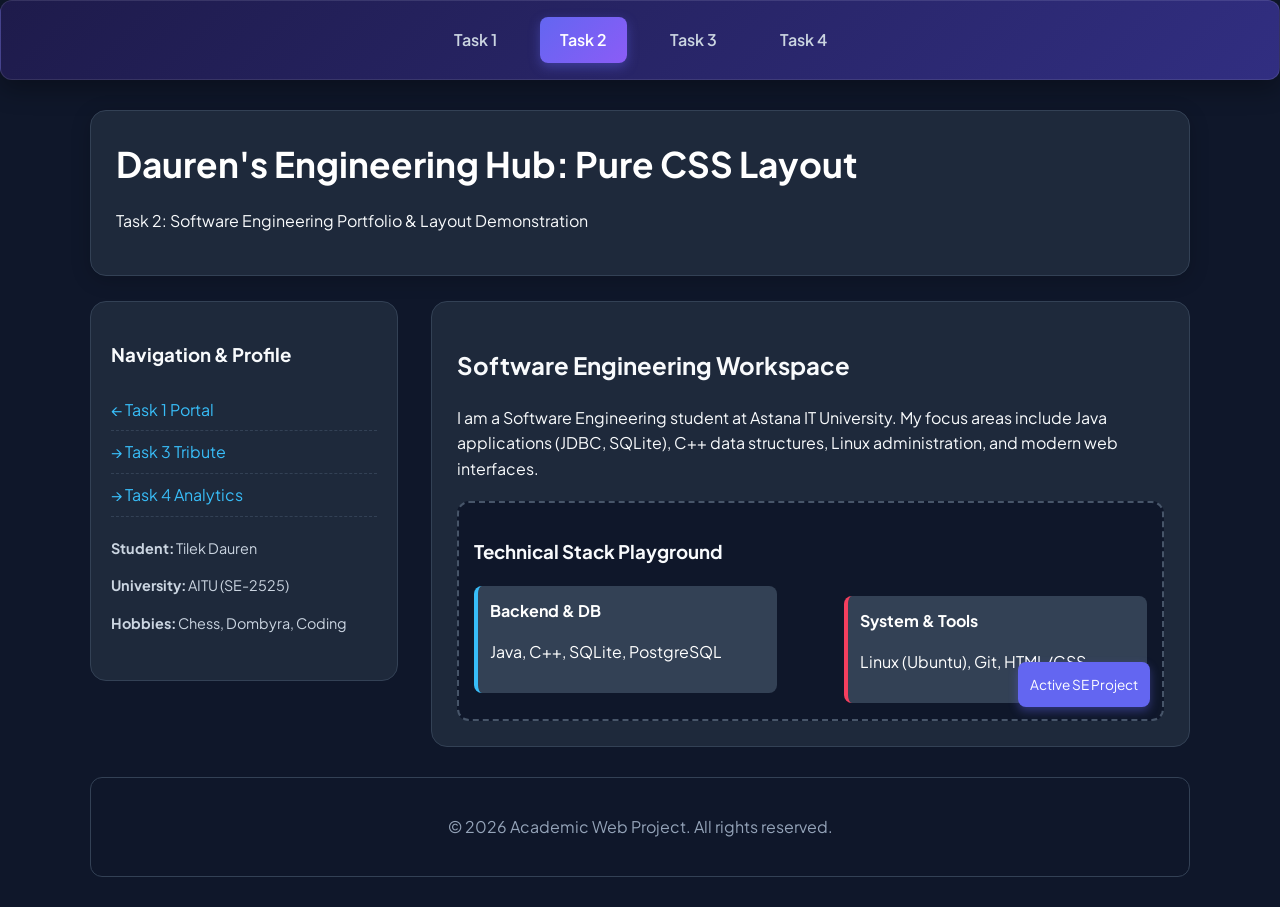
<file: task2.html>
<!DOCTYPE html>
<html lang="en">
<head>
    <meta charset="UTF-8">
    <meta name="viewport" content="width=device-width, initial-scale=1.0">
    <title>Task 2 - SE Student Workspace</title>
    <link rel="stylesheet" href="styles.css">
</head>
<body>

    <nav class="navbar">
        <a href="index.html">Task 1</a>
        <a href="task2.html" class="active">Task 2</a>
        <a href="task3.html">Task 3</a>
        <a href="task4.html">Task 4</a>
    </nav>

    <div class="container">
        
        <header class="header-layout">
            <h1>Dauren's Engineering Hub: Pure CSS Layout</h1>
            <p>Task 2: Software Engineering Portfolio &amp; Layout Demonstration</p>
        </header>

        <div class="content-wrapper clearfix">
            
            <aside class="sidebar-layout">
                <h3>Navigation &amp; Profile</h3>
                <nav class="sidebar-nav">
                    <ul>
                        <li><a href="index.html">← Task 1 Portal</a></li>
                        <li><a href="task3.html">→ Task 3 Tribute</a></li>
                        <li><a href="task4.html">→ Task 4 Analytics</a></li>
                    </ul>
                </nav>
                <div style="margin-top: 20px; font-size: 0.9rem; color: #cbd5e1;">
                    <p><strong>Student:</strong> Tilek Dauren</p>
                    <p><strong>University:</strong> AITU (SE-2525)</p>
                    <p><strong>Hobbies:</strong> Chess, Dombyra, Coding</p>
                </div>
            </aside>

            <main class="main-layout">
                <h2>Software Engineering Workspace</h2>
                <p>
                    I am a Software Engineering student at Astana IT University. My focus areas include Java applications (JDBC, SQLite), C++ data structures, Linux administration, and modern web interfaces.
                </p>

                <div class="demo-box-container">
                    <h3>Technical Stack Playground</h3>
                    <div class="box float-left-box">
                        <strong>Backend &amp; DB</strong>
                        <p>Java, C++, SQLite, PostgreSQL</p>
                    </div>
                    <div class="box float-right-box relative-box">
                        <strong>System &amp; Tools</strong>
                        <p>Linux (Ubuntu), Git, HTML/CSS</p>
                    </div>
                    <div class="clearfix"></div>
                    <div class="box absolute-box">
                        Active SE Project
                    </div>
                </div>
            </main>

        </div>

        <footer class="footer-layout">
            <p>&copy; 2026 Academic Web Project. All rights reserved.</p>
        </footer>

    </div>

</body>
</html>
</file>
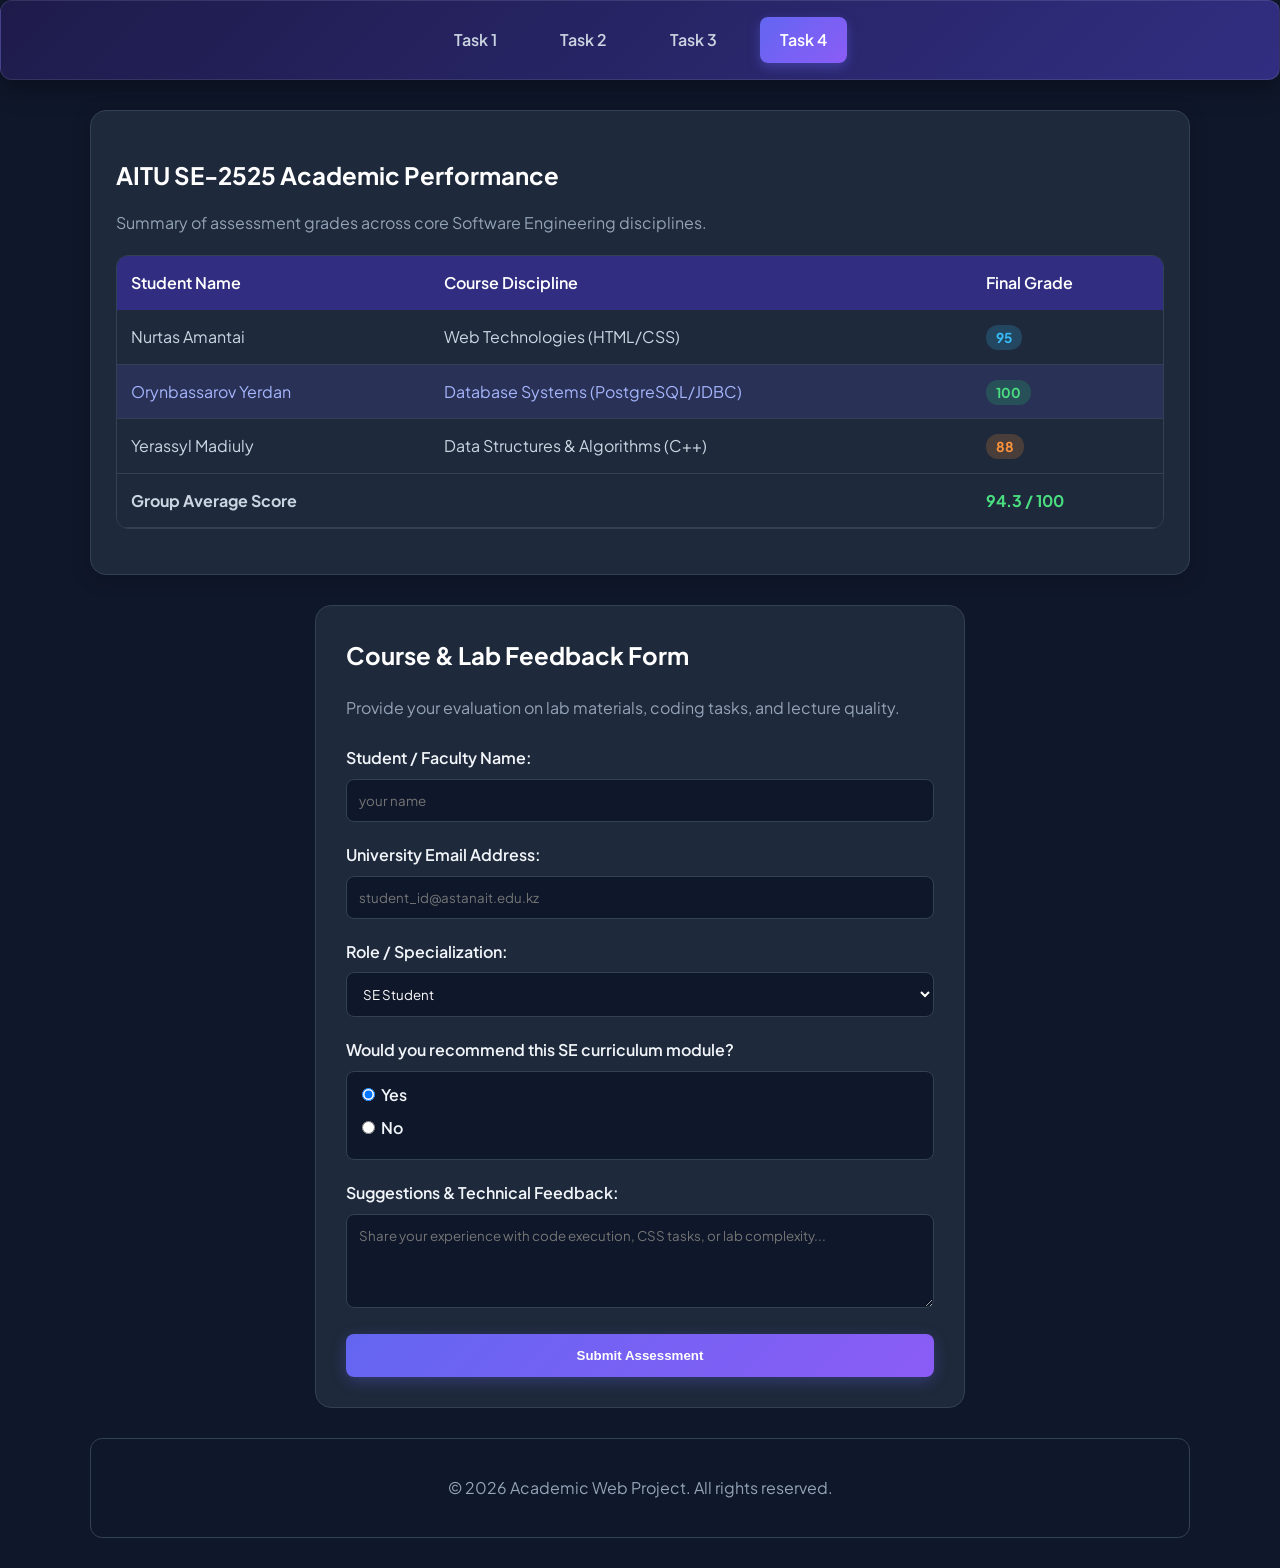
<file: task4.html>
<!DOCTYPE html>
<html lang="en">
<head>
    <meta charset="UTF-8">
    <meta name="viewport" content="width=device-width, initial-scale=1.0">
    <title>Task 4 - SE Academic Performance & Evaluation</title>
    <link rel="stylesheet" href="styles.css">
</head>
<body>

    <nav class="navbar">
        <a href="index.html">Task 1</a>
        <a href="task2.html">Task 2</a>
        <a href="task3.html">Task 3</a>
        <a href="task4.html" class="active">Task 4</a>
    </nav>

    <div class="container">
        
        <div class="card">
            <h2 id="table-heading" style="color: #ffffff; margin-bottom: 5px;">AITU SE-2525 Academic Performance</h2>
            <p style="color: #94a3b8; margin-bottom: 20px;">Summary of assessment grades across core Software Engineering disciplines.</p>
            
            <table class="styled-table">
                <thead>
                    <tr>
                        <th>Student Name</th>
                        <th>Course Discipline</th>
                        <th>Final Grade</th>
                    </tr>
                </thead>
                <tbody>
                    <tr>
                        <td>Nurtas Amantai</td>
                        <td>Web Technologies (HTML/CSS)</td>
                        <td><span class="score-pill high">95</span></td>
                    </tr>
                    <tr class="highlight-row">
                        <td>Orynbassarov Yerdan</td>
                        <td>Database Systems (PostgreSQL/JDBC)</td>
                        <td><span class="score-pill top">100</span></td>
                    </tr>
                    <tr>
                        <td>Yerassyl Madiuly</td>
                        <td>Data Structures & Algorithms (C++)</td>
                        <td><span class="score-pill medium">88</span></td>
                    </tr>
                    <tr>
                        <td colspan="2"><strong>Group Average Score</strong></td>
                        <td><strong style="color: #4ade80;">94.3 / 100</strong></td>
                    </tr>
                </tbody>
            </table>
        </div>

        <div id="feedback-form-container" class="form-card">
            <h2 style="margin-top: 0; color: #ffffff;">Course & Lab Feedback Form</h2>
            <p style="color: #94a3b8; margin-bottom: 25px;">Provide your evaluation on lab materials, coding tasks, and lecture quality.</p>

            <form action="#" method="POST">
                <div class="form-group">
                    <label for="username">Student / Faculty Name:</label>
                    <input type="text" id="username" name="username" class="form-control" placeholder="your name" required>
                </div>

                <div class="form-group">
                    <label for="email">University Email Address:</label>
                    <input type="email" id="email" name="email" class="form-control" placeholder="student_id@astanait.edu.kz" required>
                </div>

                <div class="form-group">
                    <label for="role">Role / Specialization:</label>
                    <select id="role" name="role" class="form-control">
                        <option value="Student">SE Student</option>
                        <option value="Teacher">Instructor</option>
                    </select>
                </div>

                <div class="form-group">
                    <label>Would you recommend this SE curriculum module?</label>
                    <div class="radio-options">
                        <label class="radio-label">
                            <input type="radio" id="yes" name="recommend" value="Yes" checked> Yes
                        </label>
                        <label class="radio-label">
                            <input type="radio" id="no" name="recommend" value="No"> No
                        </label>
                    </div>
                </div>

                <div class="form-group">
                    <label for="comments">Suggestions & Technical Feedback:</label>
                    <textarea id="comments" name="comments" rows="4" class="form-control" placeholder="Share your experience with code execution, CSS tasks, or lab complexity..."></textarea>
                </div>

                <button type="submit" class="btn-submit">Submit Assessment</button>
            </form>
        </div>

        <footer class="footer-layout">
            <p>&copy; 2026 Academic Web Project. All rights reserved.</p>
        </footer>

    </div>

</body>
</html>
</file>
<file: styles.css>
@import url('https://fonts.googleapis.com/css2?family=Plus+Jakarta+Sans:wght@400;500;600;700&display=swap');

* {
    box-sizing: border-box;
    transition: all 0.25s ease-in-out;
}

body {
    background-color: #0f172a; /* Slate Dark Background */
    color: #f8fafc;
    font-family: 'Plus Jakarta Sans', sans-serif;
    margin: 0;
    padding: 0;
    line-height: 1.6;
}

.container {
    width: 90%;
    max-width: 1100px;
    margin: 30px auto;
}

.navbar {
    background: linear-gradient(135deg, #1e1b4b, #312e81);
    padding: 16px;
    text-align: center;
    border-radius: 12px;
    box-shadow: 0 10px 25px rgba(0, 0, 0, 0.3);
    border: 1px solid rgba(255, 255, 255, 0.1);
    margin-bottom: 25px;
}

.navbar a {
    color: #cbd5e1;
    text-decoration: none;
    margin: 0 10px;
    font-weight: 600;
    padding: 10px 20px;
    border-radius: 8px;
    display: inline-block;
}

.navbar a:hover {
    background-color: rgba(255, 255, 255, 0.15);
    color: #38bdf8;
    transform: translateY(-2px);
}

.navbar a.active {
    background: linear-gradient(135deg, #6366f1, #8b5cf6);
    color: #ffffff;
    box-shadow: 0 4px 12px rgba(99, 102, 241, 0.4);
}

.card, #header-section, .header-layout {
    background-color: #1e293b;
    border: 1px solid #334155;
    padding: 25px;
    margin-bottom: 25px;
    border-radius: 16px;
    box-shadow: 0 4px 20px rgba(0, 0, 0, 0.2);
}

.hero-banner {
    background: linear-gradient(135deg, #1e293b, #0f172a);
    border-left: 6px solid #8b5cf6;
}

.hero-badge {
    display: inline-block;
    background: rgba(139, 92, 246, 0.2);
    color: #c084fc;
    padding: 4px 12px;
    border-radius: 20px;
    font-size: 0.85rem;
    font-weight: 700;
    margin-bottom: 10px;
}

#main-heading, .header-layout h1 {
    color: #ffffff;
    font-size: 2.2rem;
    margin: 0 0 10px 0;
}

.profile-feature {
    display: table;
    width: 100%;
}

.avatar-wrapper {
    display: table-cell;
    width: 160px;
    vertical-align: middle;
}

.profile-img, .tribute-img {
    width: 140px;
    height: 140px;
    border-radius: 20px;
    border: 3px solid #6366f1;
    object-fit: cover;
}

.profile-info {
    display: table-cell;
    vertical-align: middle;
    padding-left: 20px;
}

.content-wrapper {
    width: 100%;
}

.sidebar-layout {
    float: left;
    width: 28%;
    background-color: #1e293b;
    padding: 20px;
    border: 1px solid #334155;
    border-radius: 16px;
    min-height: 380px;
}

.main-layout {
    float: right;
    width: 69%;
    background-color: #1e293b;
    padding: 25px;
    border: 1px solid #334155;
    border-radius: 16px;
    min-height: 380px;
}

.sidebar-nav ul {
    list-style: none;
    padding: 0;
}

.sidebar-nav a {
    color: #38bdf8;
    text-decoration: none;
    display: block;
    padding: 8px 0;
    border-bottom: 1px dashed #334155;
}

.sidebar-nav a:hover {
    color: #a855f7;
    padding-left: 5px;
}

.clearfix::after {
    content: "";
    clear: both;
    display: table;
}

.demo-box-container {
    position: relative;
    height: 220px;
    background-color: #0f172a;
    border: 2px dashed #475569;
    border-radius: 12px;
    padding: 15px;
    margin-top: 20px;
}

.box {
    border-radius: 8px;
    padding: 12px;
    background-color: #334155;
    color: #ffffff;
}

.float-left-box {
    float: left;
    width: 45%;
    border-left: 4px solid #38bdf8;
}

.float-right-box {
    float: right;
    width: 45%;
    border-left: 4px solid #f43f5e;
}

.relative-box {
    position: relative;
    top: 10px;
}

.absolute-box {
    position: absolute;
    bottom: 12px;
    right: 12px;
    background: #6366f1;
    color: white;
    font-size: 0.85rem;
    box-shadow: 0 4px 10px rgba(99, 102, 241, 0.4);
}

.styled-table, .schedule-table {
    width: 100%;
    border-collapse: separate;
    border-spacing: 0;
    margin: 20px 0;
    border-radius: 12px;
    overflow: hidden;
    border: 1px solid #334155;
}

.styled-table th, .schedule-table th {
    background-color: #312e81;
    color: #ffffff;
    padding: 14px;
    text-align: left;
    font-weight: 600;
}

.styled-table td, .schedule-table td {
    padding: 14px;
    border-bottom: 1px solid #334155;
    background-color: #1e293b;
    color: #cbd5e1;
}

.styled-table tbody tr:hover, .schedule-table tbody tr:hover {
    background-color: #334155;
}

.highlight-row td {
    background-color: rgba(99, 102, 241, 0.15) !important;
    color: #a5b4fc !important;
}

.score-pill {
    padding: 4px 10px;
    border-radius: 12px;
    font-weight: bold;
    font-size: 0.85rem;
}

.score-pill.high { background: rgba(56, 189, 248, 0.2); color: #38bdf8; }
.score-pill.top { background: rgba(34, 197, 94, 0.2); color: #4ade80; }
.score-pill.medium { background: rgba(251, 146, 60, 0.2); color: #fb923c; }


.form-card {
    background-color: #1e293b;
    border: 1px solid #334155;
    padding: 30px;
    border-radius: 16px;
    max-width: 650px;
    margin: 30px auto;
}

.form-group {
    margin-bottom: 20px;
}

.form-group label {
    display: block;
    color: #f1f5f9;
    font-weight: 600;
    margin-bottom: 8px;
}

.form-control {
    width: 100%;
    padding: 12px;
    background-color: #0f172a;
    border: 1px solid #334155;
    border-radius: 8px;
    color: #ffffff;
    font-family: inherit;
}

.form-control:focus {
    outline: none;
    border-color: #8b5cf6;
    box-shadow: 0 0 0 3px rgba(139, 92, 246, 0.25);
}

.radio-options {
    background-color: #0f172a;
    padding: 10px;
    border-radius: 8px;
    border: 1px solid #334155;
}

.radio-label {
    display: inline-block;
    margin-right: 20px;
    cursor: pointer;
    color: #cbd5e1;
}

.btn-submit {
    width: 100%;
    background: linear-gradient(135deg, #6366f1, #8b5cf6);
    color: white;
    border: none;
    padding: 14px;
    font-weight: 700;
    border-radius: 8px;
    cursor: pointer;
    box-shadow: 0 4px 15px rgba(99, 102, 241, 0.3);
}

.btn-submit:hover {
    transform: translateY(-2px);
    box-shadow: 0 6px 20px rgba(139, 92, 246, 0.5);
}

#footer-section, .footer-layout {
    text-align: center;
    background-color: #0f172a;
    border: 1px solid #334155;
    color: #94a3b8;
    padding: 20px;
    border-radius: 12px;
    margin-top: 30px;
}
</file>
